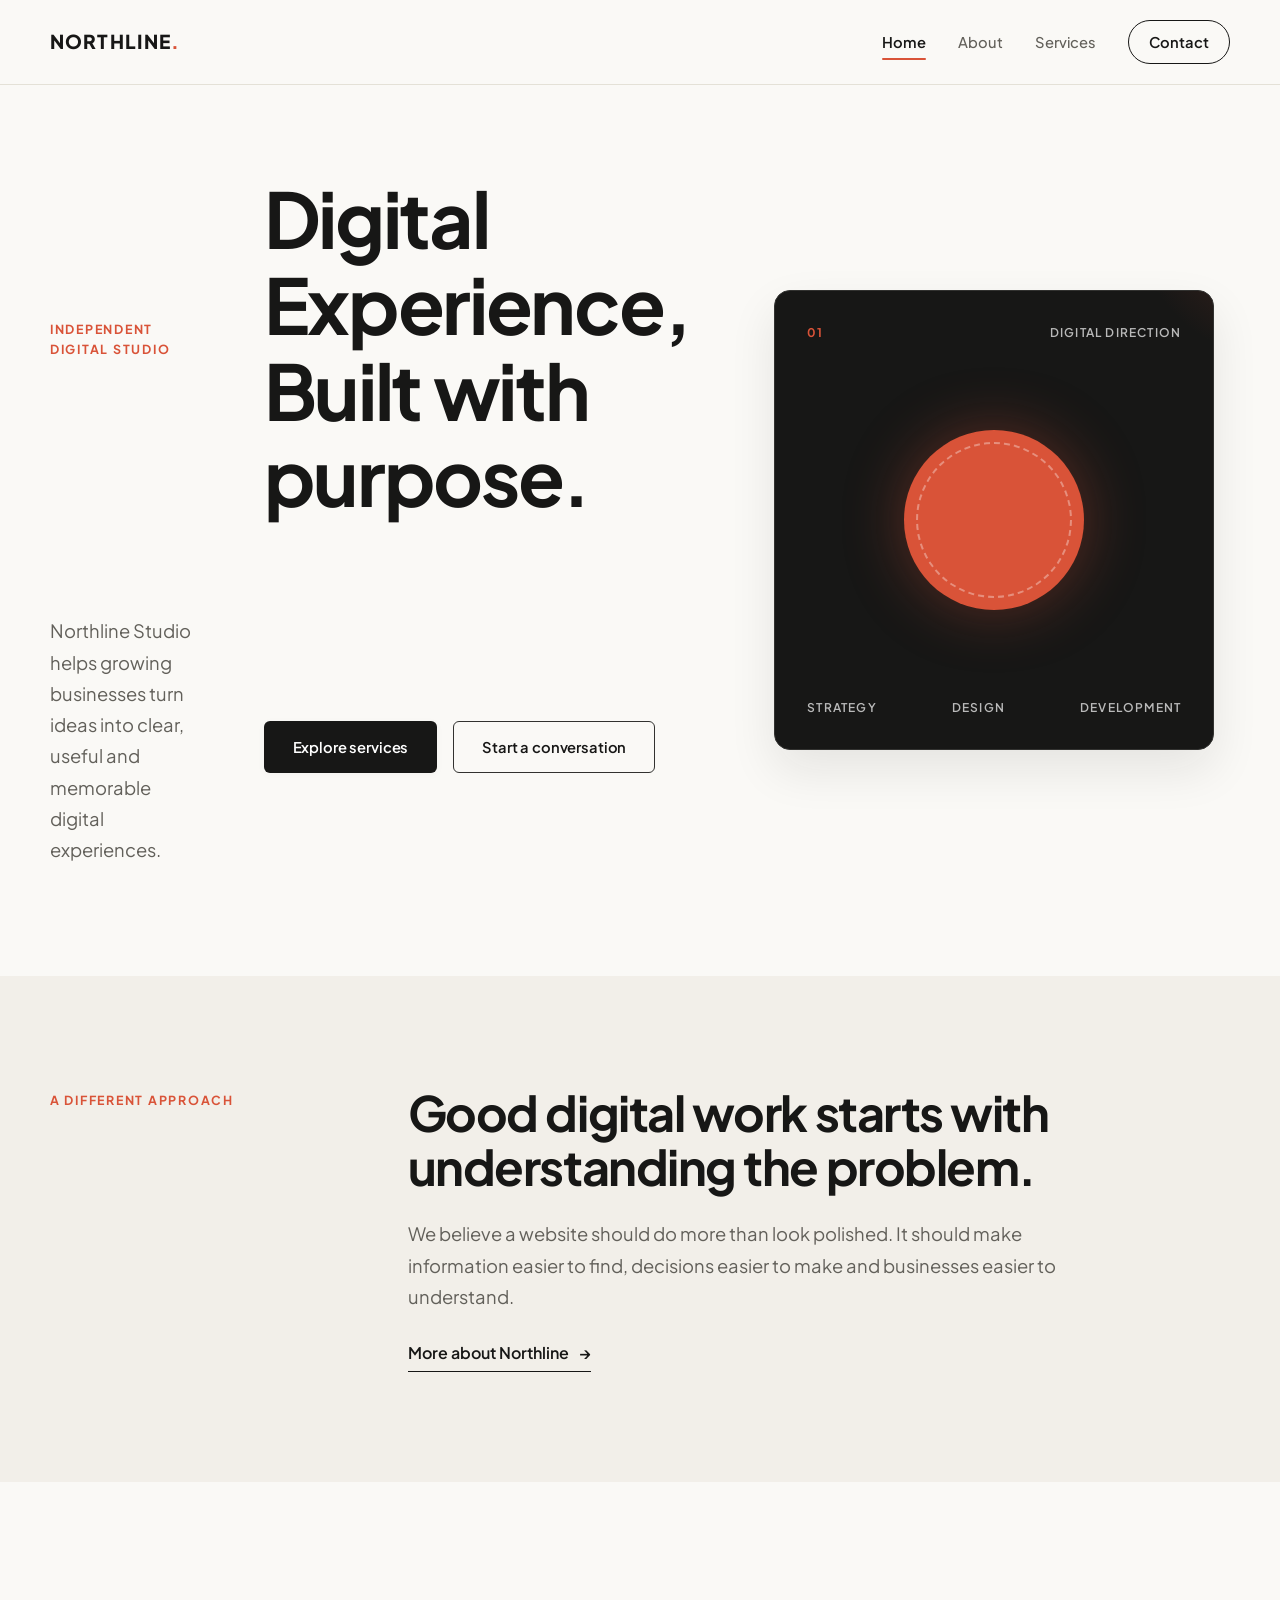
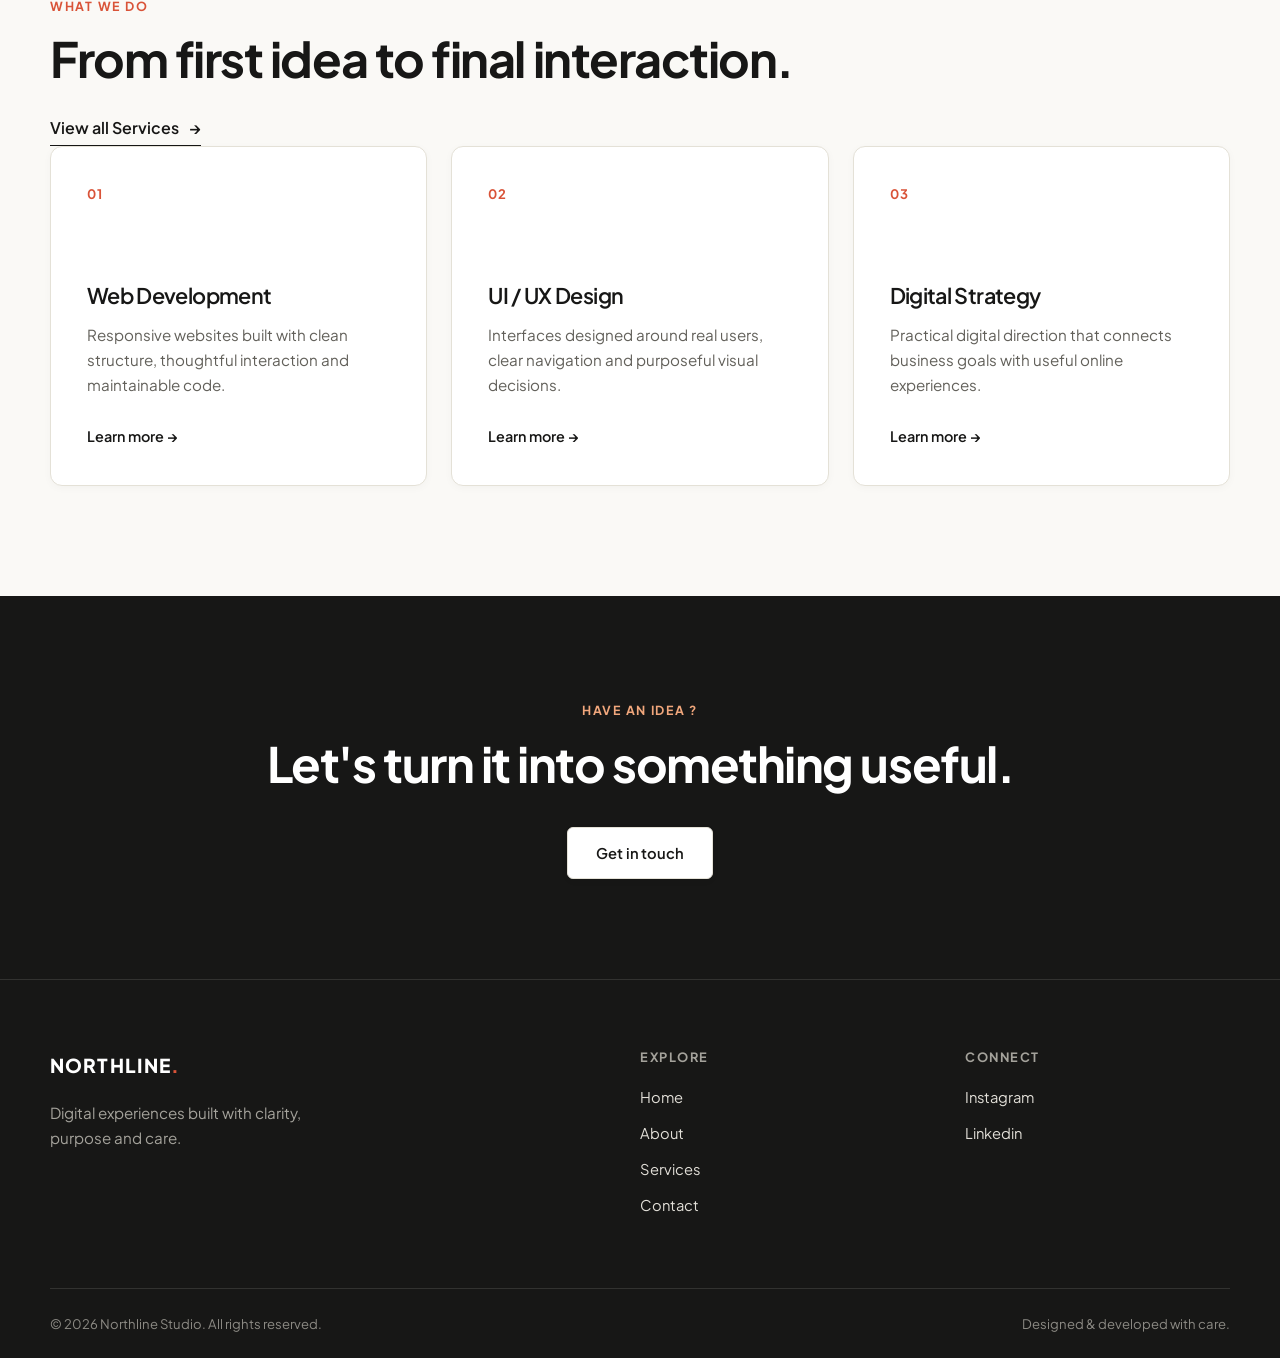
<file: index.html>
<!DOCTYPE html>
<html lang="en">

<head>
    <meta charset="UTF-8">
    <meta name="viewport" content="width=device-width, initial-scale=1.0">

    <meta name="destination"
        content="Northline Studio creates thoughtful digital experience through web development, UI/UX design and digital strategy.">

    <link rel="preconnect" href="https://fonts.googleapis.com">
    <link rel="preconnect" href="https://fonts.gstatic.com" crossorigin>
    <link href="https://fonts.googleapis.com/css2?family=Plus+Jakarta+Sans:ital,wght@0,300..800;1,300..800&display=swap" rel="stylesheet">
    <link rel="stylesheet" href="css/style.css">
    <link rel="stylesheet" href="css/responsive.css">
    <title>Northline Studio | Digital Experience & Design</title>
</head>

<body>
    <a href="#main-content" class="skip-link">
        Skip to main content
    </a>

    <header class="site-header">
        <div class="container nav-container">
            <a href="index.html" class="logo">
                NORTHLINE<span>.</span>
            </a>

            <button class="menu-toggle" id="menuToggle" aria-label="Open navigation menu" aria-expanded="false"
                aria-controls="mainNavigation">
                <span></span>
                <span></span>
                <span></span>
            </button>

            <nav class="main-navigation" id="mainNavigation">

                <a href="index.html" class="nav-link active">
                    Home
                </a>

                <a href="about.html" class="nav-link">
                    About
                </a>

                <a href="service.html" class="nav-link">
                    Services
                </a>

                <a href="contact.html" class="nav-link nav-contact">
                    Contact
                </a>

            </nav>
        </div>
    </header>


    <main id="main-content">


        <section class="hero-section">
            <div class="container hero-container">
                <div class="hero-container">

                    <p class="eyebrow">
                        Independent digital Studio
                    </p>

                    <h1>
                        Digital Experience,
                        <span>Built with purpose.</span>
                    </h1>

                    <p class="hero-description">
                        Northline Studio helps growing businesses turn ideas into clear, useful and memorable digital
                        experiences.
                    </p>

                    <div class="hero-actions">
                        <a href="service.html" class="button button-primary">
                            Explore services
                        </a>

                        <a href="contact.html" class="button button-secondary">
                            Start a conversation
                        </a>
                    </div>
                </div>

                <div class="hero-visual">
                    <div class="visual-card">
                        <div class="visual-card-top">
                            <span>01</span>
                            <span>Digital Direction</span>
                        </div>

                        <div class="visual-shape"></div>

                        <div class="visual-card-bottom">
                            <span>Strategy</span>
                            <span>Design</span>
                            <span>Development</span>
                        </div>

                    </div>
                </div>

            </div>
        </section>


        <section class="intro-section section-padding">
            <div class="container intro-grid">
                <div>
                    <p class="section-label">
                        A different approach
                    </p>
                </div>

                <div class="intro-content">

                    <h2>
                        Good digital work starts with
                        understanding the problem.
                    </h2>

                    <p>
                        We believe a website should do more than look polished. It should make information easier to
                        find, decisions easier to make and businesses easier to understand.
                    </p>

                    <a href="about.html" class="text-link">
                        More about Northline
                        <span>→</span>
                    </a>

                </div>
            </div>
        </section>


        <section class="services-preview section-padding">
            <div class="container">
                <div class="section heading">
                    <div>
                        <p class="section-label">
                            What we do
                        </p>

                        <h2>
                            From first idea to
                            final interaction.
                        </h2>
                    </div>

                    <a href="service.html" class="text-link">
                        View all Services
                        <span>→</span>
                    </a>

                </div>

                <div class="service-grid">
                    <article class="service-card">
                        <span class="service-number">
                            01
                        </span>

                        <h3>
                            Web Development
                        </h3>

                        <p>
                            Responsive websites built with
                            clean structure, thoughtful interaction
                            and maintainable code.
                        </p>

                        <a href="service.html">
                            Learn more →
                        </a>
                    </article>

                    <article class="service-card">
                        <span class="service-number">
                            02
                        </span>

                        <h3>
                            UI / UX Design
                        </h3>

                        <p>
                            Interfaces designed around real users,
                            clear navigation and purposeful visual
                            decisions.
                        </p>

                        <a href="service.html">
                            Learn more →
                        </a>
                    </article>

                    <article class="service-card">
                        <span class="service-number">
                            03
                        </span>

                        <h3>
                            Digital Strategy
                        </h3>

                        <p>
                            Practical digital direction that connects
                            business goals with useful online
                            experiences.
                        </p>

                        <a href="service.html">
                            Learn more →
                        </a>
                    </article>

                </div>
            </div>
        </section>


        <section class="sta-section section-padding">
            <div class="container sta-container">
                <p class="section-label">
                    Have an idea ?
                </p>

                <h2>
                    Let's turn it into
                    something useful.
                </h2>

                <a href="contact.html" class="button button-light">
                    Get in touch
                </a>

            </div>
        </section>
    </main>



    <footer class="site-footer">
        <div class="container">
            <div class="footer-main">
                <div class="footer-brand">
                    <a href="index.html" class="logo footer-logo">
                        NORTHLINE<span>.</span>
                    </a>

                    <p>
                        Digital experiences built with
                        clarity, purpose and care.
                    </p>
                </div>

                <div class="footer-column">

                    <h3>Explore</h3>

                    <a href="index.html">Home</a>
                    <a href="about.html">About</a>
                    <a href="service.html">Services</a>
                    <a href="contact.html">Contact</a>
                </div>

                <div class="footer-column">

                    <h3>Connect</h3>
                    <a href="#">Instagram</a>
                    <a href="#">Linkedin</a>
                </div>
            </div>

            <div class="footer-bottom">
                <p>
                    © 2026 Northline Studio. All rights reserved.
                </p>

                <p>
                    Designed & developed with care.
                </p>
            </div>
        </div>
    </footer>

    <script src="js/script.js"></script>

</body>

</html>
</file>
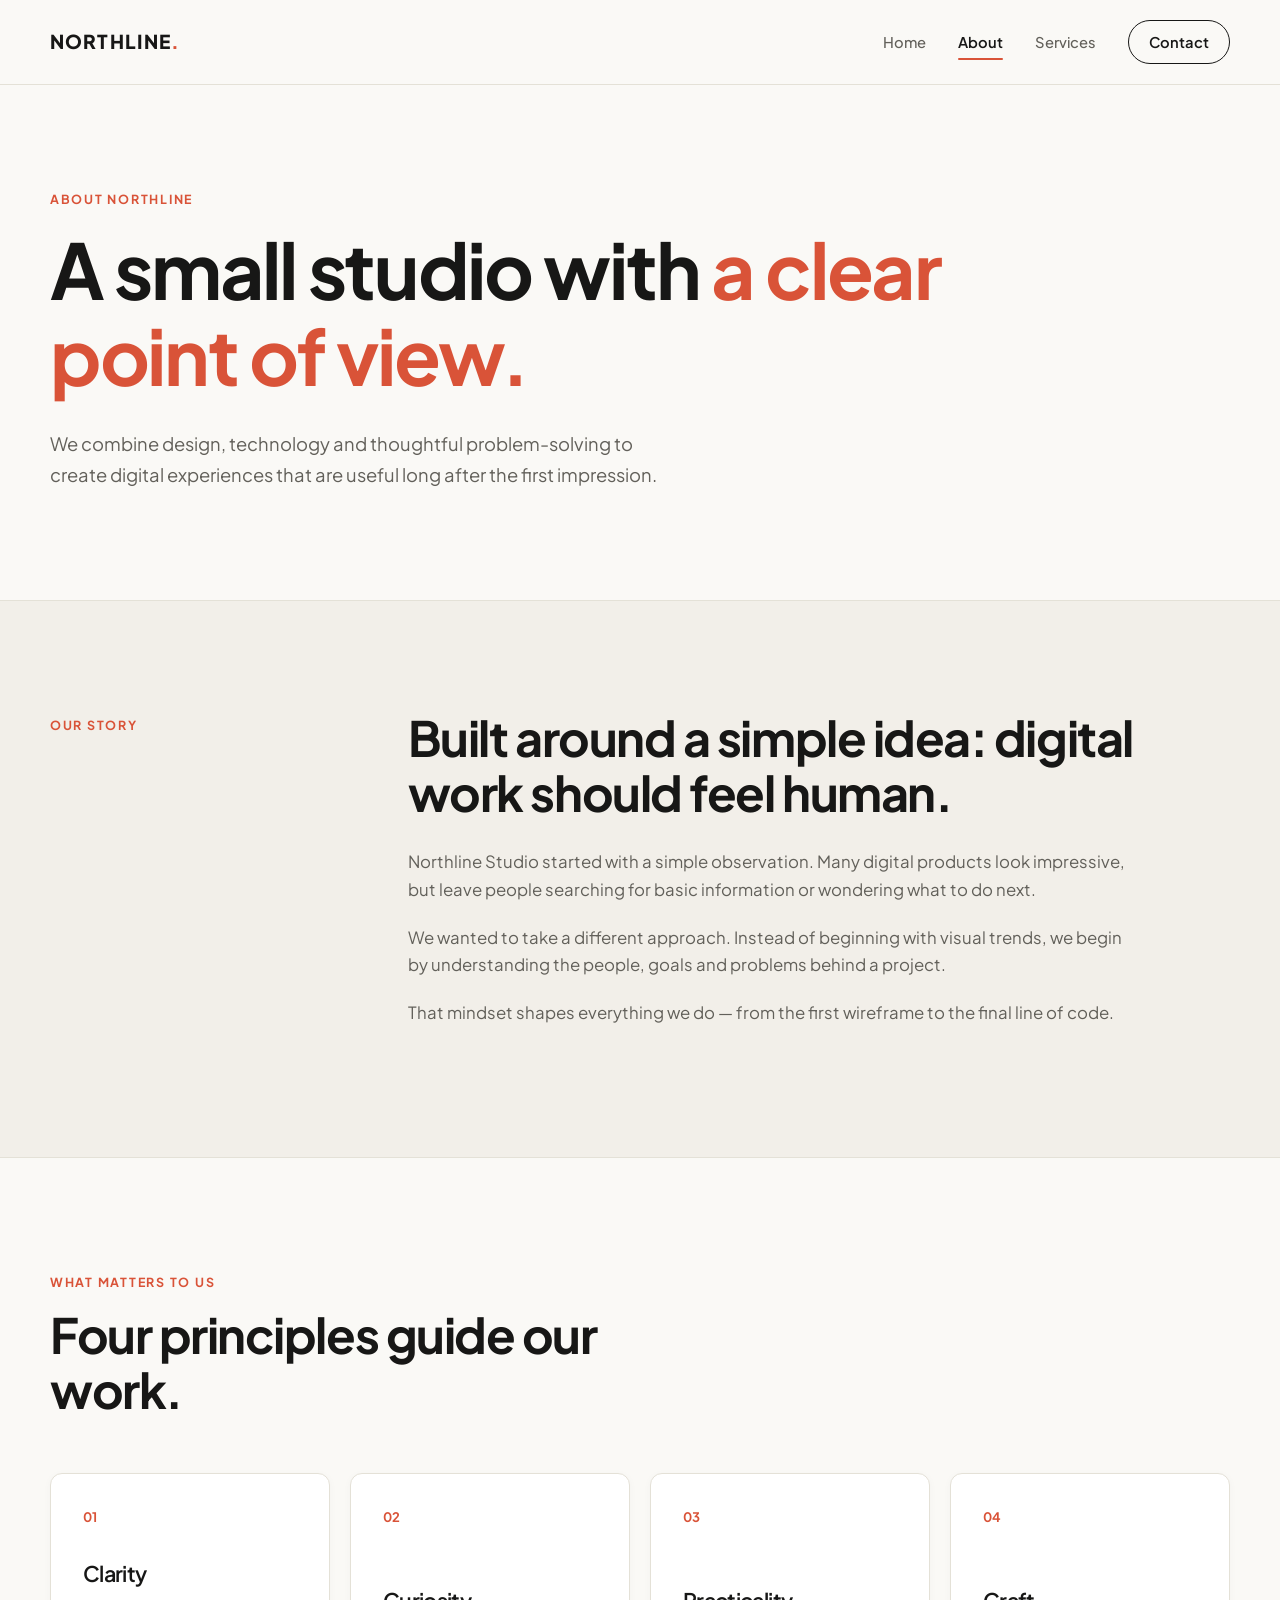
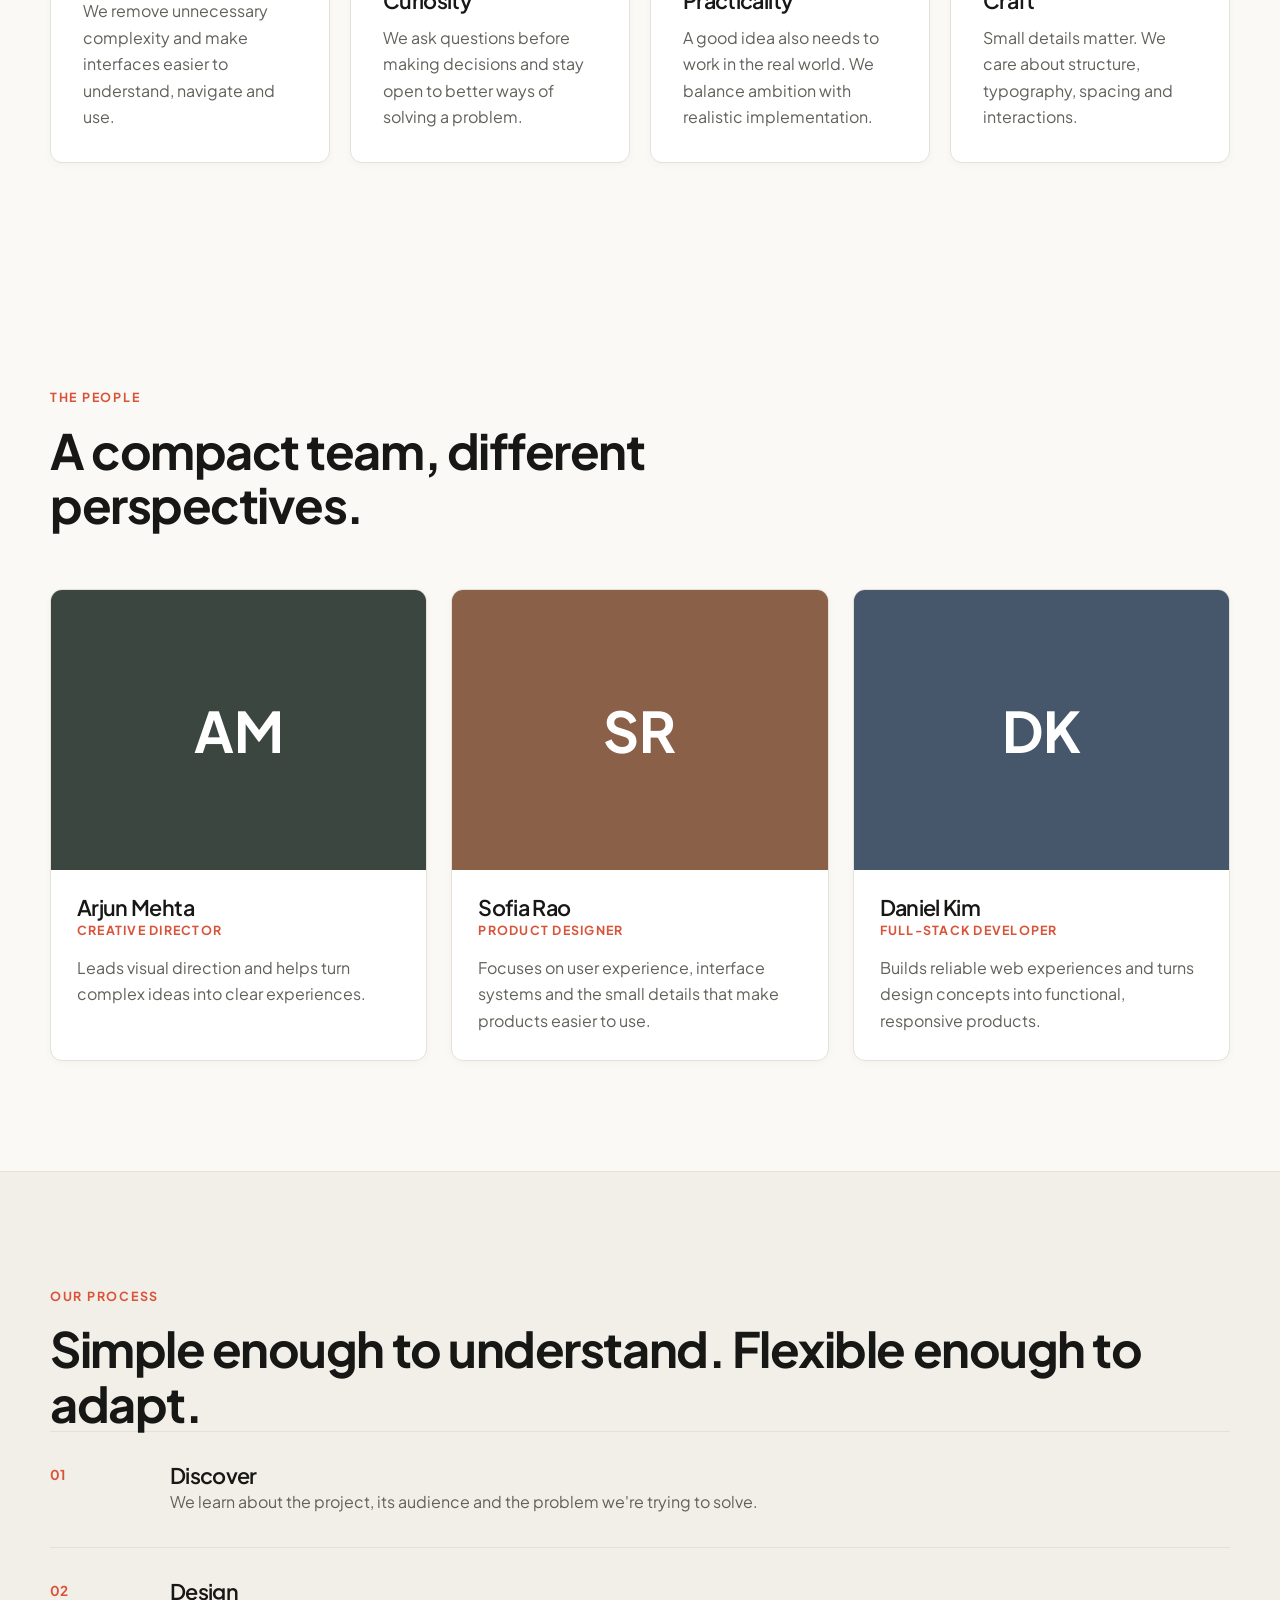
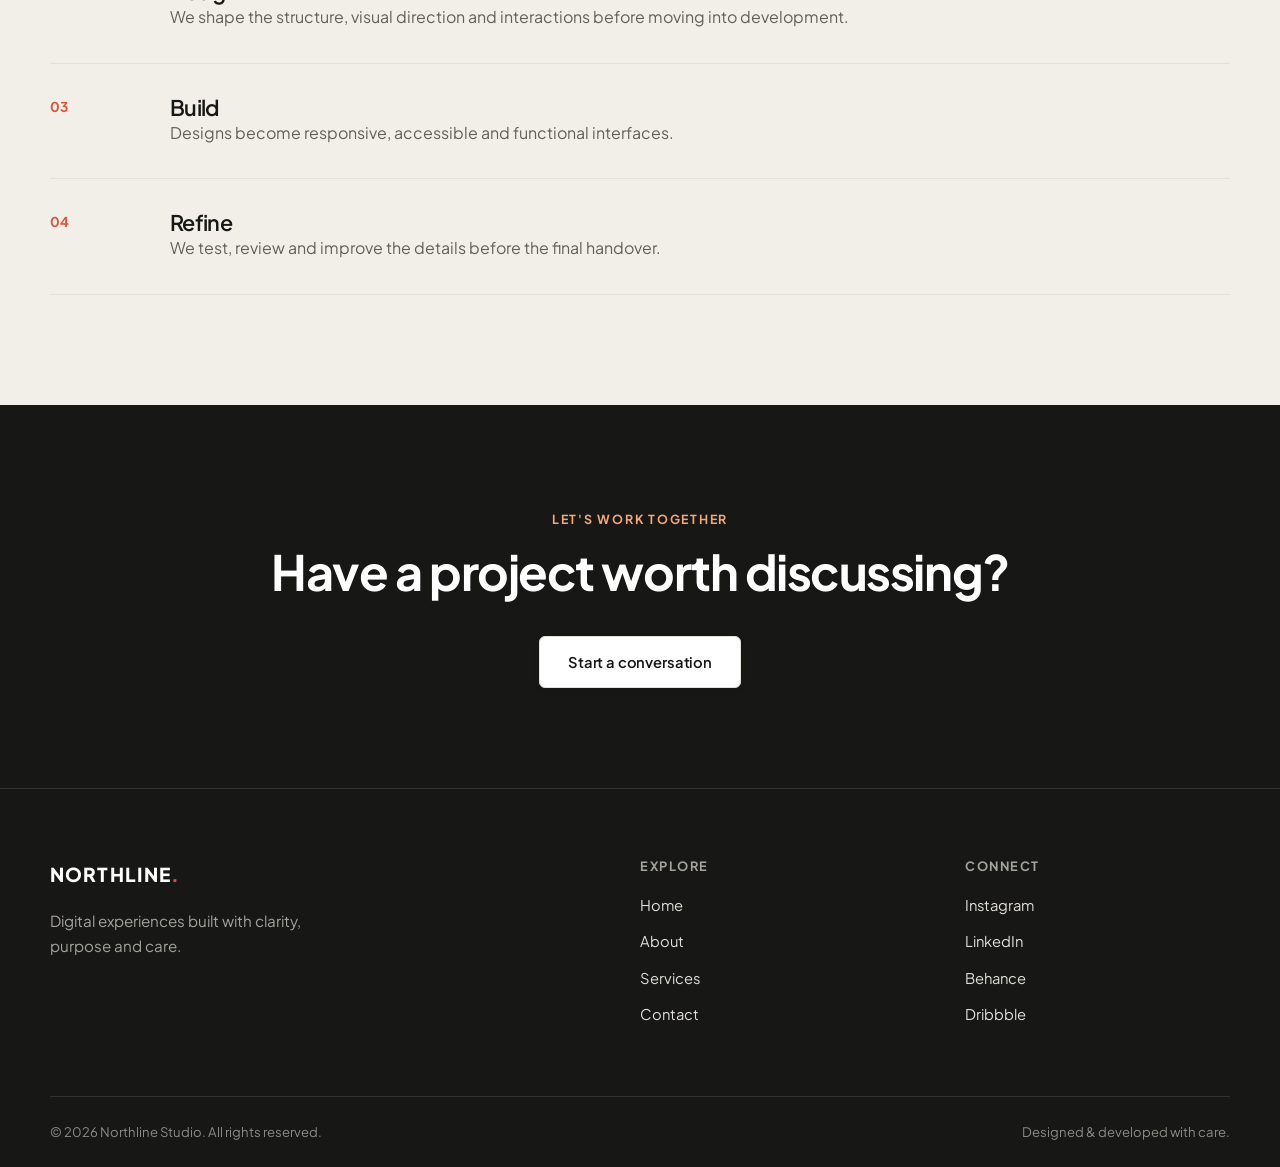
<file: about.html>
<!DOCTYPE html>
<html lang="en">

<head>

    <meta charset="UTF-8">

    <meta name="viewport" content="width=device-width, initial-scale=1.0">

    <meta name="description"
        content="Learn about Northline Studio, our story, values, team and approach to digital work.">

    <title>About | Northline Studio</title>

    <link rel="preconnect" href="https://fonts.googleapis.com">
    <link rel="preconnect" href="https://fonts.gstatic.com" crossorigin>
    <link href="https://fonts.googleapis.com/css2?family=Plus+Jakarta+Sans:ital,wght@0,300..800;1,300..800&display=swap" rel="stylesheet">
    <link rel="stylesheet" href="css/style.css">
    <link rel="stylesheet" href="css/responsive.css">

</head>


<body>

    <a href="#main-content" class="skip-link">
        Skip to main content
    </a>

    <!-- =================================
         HEADER / NAVIGATION
    ================================== -->

    <header class="site-header">

        <div class="container nav-container">

            <a href="index.html" class="logo">
                NORTHLINE<span>.</span>
            </a>


            <button class="menu-toggle" id="menuToggle" aria-label="Open navigation menu" aria-expanded="false"
                aria-controls="mainNavigation">

                <span></span>
                <span></span>
                <span></span>

            </button>


            <nav class="main-navigation" id="mainNavigation">

                <a href="index.html" class="nav-link">
                    Home
                </a>

                <a href="about.html" class="nav-link active">
                    About
                </a>

                <a href="service.html" class="nav-link">
                    Services
                </a>

                <a href="contact.html" class="nav-link nav-contact">
                    Contact
                </a>

            </nav>

        </div>

    </header>



    <main id="main-content">


        <!-- =================================
             ABOUT HERO
        ================================== -->

        <section class="page-hero">

            <div class="container">

                <p class="section-label">
                    About Northline
                </p>

                <h1>
                    A small studio with
                    <span>a clear point of view.</span>
                </h1>

                <p class="page-hero-description">
                    We combine design, technology and thoughtful
                    problem-solving to create digital experiences
                    that are useful long after the first impression.
                </p>

            </div>

        </section>



        <!-- =================================
             OUR STORY
        ================================== -->

        <section class="story-section section-padding">

            <div class="container story-grid">

                <div class="story-label">

                    <p class="section-label">
                        Our story
                    </p>

                </div>


                <div class="story-content">

                    <h2>
                        Built around a simple idea:
                        digital work should feel human.
                    </h2>

                    <p>
                        Northline Studio started with a simple
                        observation. Many digital products look
                        impressive, but leave people searching for
                        basic information or wondering what to do next.
                    </p>

                    <p>
                        We wanted to take a different approach.
                        Instead of beginning with visual trends,
                        we begin by understanding the people,
                        goals and problems behind a project.
                    </p>

                    <p>
                        That mindset shapes everything we do —
                        from the first wireframe to the final line
                        of code.
                    </p>

                </div>

            </div>

        </section>



        <!-- =================================
             VALUES
        ================================== -->

        <section class="values-section section-padding">

            <div class="container">

                <div class="section-heading">

                    <div>

                        <p class="section-label">
                            What matters to us
                        </p>

                        <h2>
                            Four principles
                            guide our work.
                        </h2>

                    </div>

                </div>


                <div class="values-grid">


                    <article class="value-card">

                        <span class="value-number">
                            01
                        </span>

                        <h3>
                            Clarity
                        </h3>

                        <p>
                            We remove unnecessary complexity and
                            make interfaces easier to understand,
                            navigate and use.
                        </p>

                    </article>


                    <article class="value-card">

                        <span class="value-number">
                            02
                        </span>

                        <h3>
                            Curiosity
                        </h3>

                        <p>
                            We ask questions before making decisions
                            and stay open to better ways of solving
                            a problem.
                        </p>

                    </article>


                    <article class="value-card">

                        <span class="value-number">
                            03
                        </span>

                        <h3>
                            Practicality
                        </h3>

                        <p>
                            A good idea also needs to work in the
                            real world. We balance ambition with
                            realistic implementation.
                        </p>

                    </article>


                    <article class="value-card">

                        <span class="value-number">
                            04
                        </span>

                        <h3>
                            Craft
                        </h3>

                        <p>
                            Small details matter. We care about
                            structure, typography, spacing and
                            interactions.
                        </p>

                    </article>


                </div>

            </div>

        </section>



        <!-- =================================
             TEAM
        ================================== -->

        <section class="team-section section-padding">

            <div class="container">

                <div class="section-heading">

                    <div>

                        <p class="section-label">
                            The people
                        </p>

                        <h2>
                            A compact team,
                            different perspectives.
                        </h2>

                    </div>

                </div>


                <div class="team-grid">


                    <!-- Team member 01 -->

                    <article class="team-card">

                        <div class="team-image team-image-one">
                            <span>AM</span>
                        </div>

                        <div class="team-info">

                            <h3>
                                Arjun Mehta
                            </h3>

                            <p class="team-role">
                                Creative Director
                            </p>

                            <p>
                                Leads visual direction and helps
                                turn complex ideas into clear
                                experiences.
                            </p>

                        </div>

                    </article>


                    <!-- Team member 02 -->

                    <article class="team-card">

                        <div class="team-image team-image-two">
                            <span>SR</span>
                        </div>

                        <div class="team-info">

                            <h3>
                                Sofia Rao
                            </h3>

                            <p class="team-role">
                                Product Designer
                            </p>

                            <p>
                                Focuses on user experience, interface
                                systems and the small details that
                                make products easier to use.
                            </p>

                        </div>

                    </article>


                    <!-- Team member 03 -->

                    <article class="team-card">

                        <div class="team-image team-image-three">
                            <span>DK</span>
                        </div>

                        <div class="team-info">

                            <h3>
                                Daniel Kim
                            </h3>

                            <p class="team-role">
                                Full-Stack Developer
                            </p>

                            <p>
                                Builds reliable web experiences and
                                turns design concepts into functional,
                                responsive products.
                            </p>

                        </div>

                    </article>


                </div>

            </div>

        </section>



        <!-- =================================
             WORKING PROCESS
        ================================== -->

        <section class="process-section section-padding">

            <div class="container">

                <div class="process-header">

                    <p class="section-label">
                        Our process
                    </p>

                    <h2>
                        Simple enough to understand.
                        Flexible enough to adapt.
                    </h2>

                </div>


                <div class="process-list">


                    <div class="process-item">

                        <span class="process-number">
                            01
                        </span>

                        <div>

                            <h3>
                                Discover
                            </h3>

                            <p>
                                We learn about the project, its
                                audience and the problem we're
                                trying to solve.
                            </p>

                        </div>

                    </div>


                    <div class="process-item">

                        <span class="process-number">
                            02
                        </span>

                        <div>

                            <h3>
                                Design
                            </h3>

                            <p>
                                We shape the structure, visual
                                direction and interactions before
                                moving into development.
                            </p>

                        </div>

                    </div>


                    <div class="process-item">

                        <span class="process-number">
                            03
                        </span>

                        <div>

                            <h3>
                                Build
                            </h3>

                            <p>
                                Designs become responsive,
                                accessible and functional interfaces.
                            </p>

                        </div>

                    </div>


                    <div class="process-item">

                        <span class="process-number">
                            04
                        </span>

                        <div>

                            <h3>
                                Refine
                            </h3>

                            <p>
                                We test, review and improve the
                                details before the final handover.
                            </p>

                        </div>

                    </div>


                </div>

            </div>

        </section>



        <!-- =================================
             CTA
        ================================== -->

        <section class="cta-section section-padding">

            <div class="container cta-container">

                <p class="section-label">
                    Let's work together
                </p>

                <h2>
                    Have a project
                    worth discussing?
                </h2>

                <a href="contact.html" class="button button-light">
                    Start a conversation
                </a>

            </div>

        </section>


    </main>



    <!-- =================================
         FOOTER
    ================================== -->

    <footer class="site-footer">

        <div class="container">

            <div class="footer-main">


                <div class="footer-brand">

                    <a href="index.html" class="logo footer-logo">
                        NORTHLINE<span>.</span>
                    </a>

                    <p>
                        Digital experiences built with
                        clarity, purpose and care.
                    </p>

                </div>


                <div class="footer-column">

                    <h3>
                        Explore
                    </h3>

                    <a href="index.html">
                        Home
                    </a>

                    <a href="about.html">
                        About
                    </a>

                    <a href="service.html">
                        Services
                    </a>

                    <a href="contact.html">
                        Contact
                    </a>

                </div>


                <div class="footer-column">

                    <h3>
                        Connect
                    </h3>

                    <a href="#">
                        Instagram
                    </a>

                    <a href="#">
                        LinkedIn
                    </a>

                    <a href="#">
                        Behance
                    </a>

                    <a href="#">
                        Dribbble
                    </a>

                </div>


            </div>


            <div class="footer-bottom">

                <p>
                    © 2026 Northline Studio.
                    All rights reserved.
                </p>

                <p>
                    Designed & developed with care.
                </p>

            </div>

        </div>

    </footer>



    <script src="js/script.js"></script>

</body>

</html>
</file>
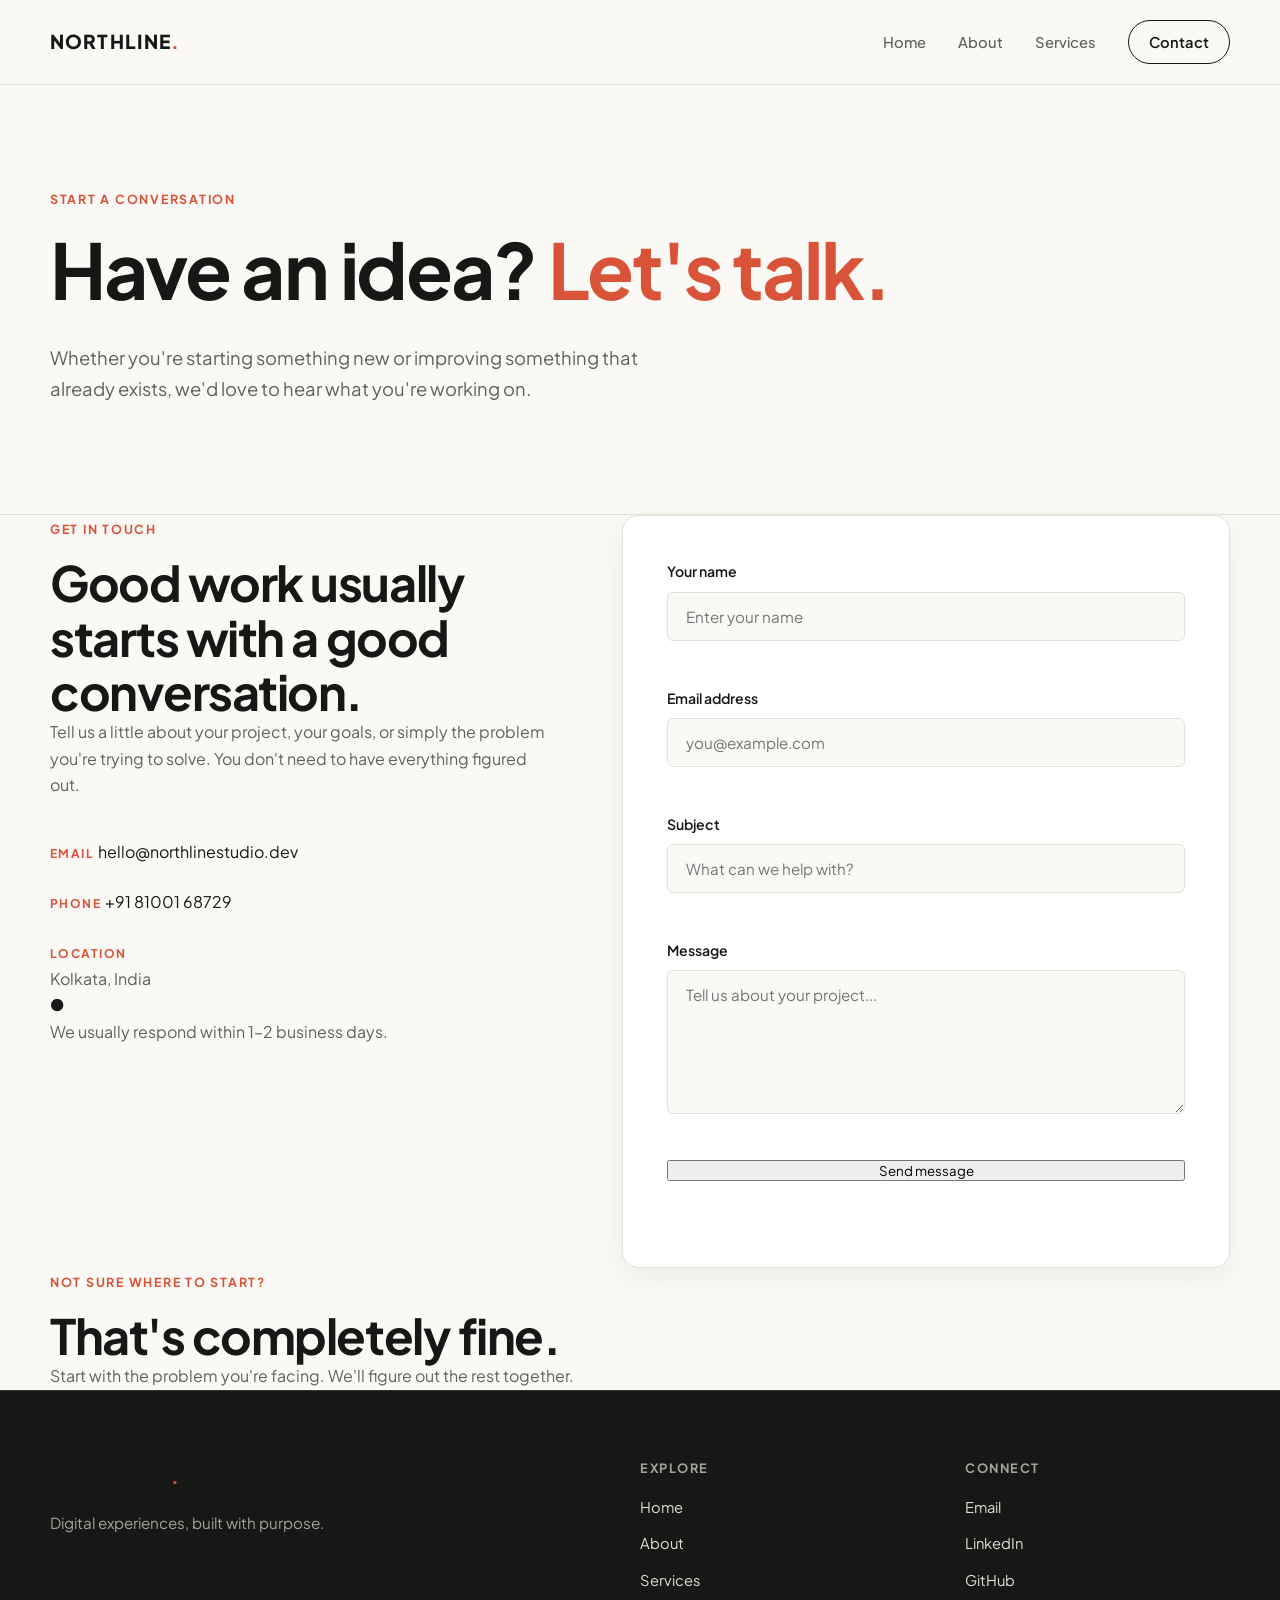
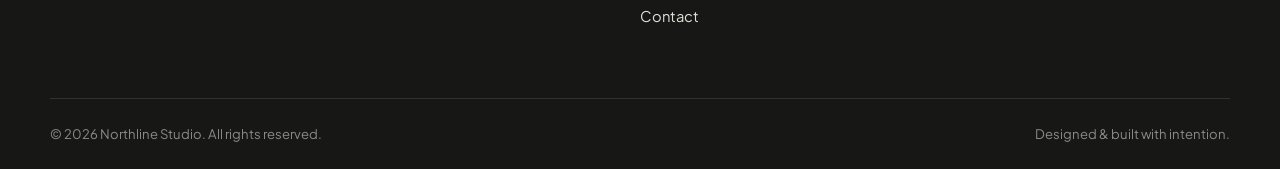
<file: contact.html>
<!DOCTYPE html>
<html lang="en">

<head>
    <meta charset="UTF-8">
    <meta name="viewport" content="width=device-width, initial-scale=1.0">

    <meta name="description"
        content="Get in touch with Northline Studio for thoughtful digital design, development, and strategy.">

    <title>Contact | Northline Studio</title>

    <link rel="preconnect" href="https://fonts.googleapis.com">
    <link rel="preconnect" href="https://fonts.gstatic.com" crossorigin>
    <link href="https://fonts.googleapis.com/css2?family=Plus+Jakarta+Sans:ital,wght@0,300..800;1,300..800&display=swap" rel="stylesheet">
    <link rel="stylesheet" href="css/style.css">
    <link rel="stylesheet" href="css/responsive.css">
</head>

<body>

    <a href="#main-content" class="skip-link">
        Skip to main content
    </a>

    <!-- =========================
         NAVIGATION
    ========================== -->
    <header class="site-header">
        <div class="container nav-container">

            <a href="index.html" class="logo">
                NORTHLINE<span>.</span>
            </a>

            <button class="menu-toggle" id="menuToggle" type="button" aria-label="Open navigation menu"
                aria-expanded="false" aria-controls="mainNavigation">
                <span></span>
                <span></span>
                <span></span>
            </button>

            <nav class="main-navigation" id="mainNavigation">
                <a href="index.html" class="nav-link">Home</a>
                <a href="about.html" class="nav-link">About</a>
                <a href="service.html" class="nav-link">Services</a>
                <a href="contact.html" class="nav-link active nav-contact">Contact</a>
            </nav>

        </div>
    </header>


    <main id="main-content">

        <!-- =========================
             PAGE HERO
        ========================== -->
        <section class="page-hero">
            <div class="container">

                <p class="eyebrow">Start a conversation</p>

                <h1>
                    Have an idea?
                    <span>Let's talk.</span>
                </h1>

                <p class="page-hero-description">
                    Whether you're starting something new or improving
                    something that already exists, we'd love to hear
                    what you're working on.
                </p>

            </div>
        </section>


        <!-- =========================
             CONTACT SECTION
        ========================== -->
        <section class="contact-section section">
            <div class="container contact-grid">

                <!-- Contact Information -->
                <div class="contact-info">

                    <p class="section-label">Get in touch</p>

                    <h2>
                        Good work usually
                        starts with a good conversation.
                    </h2>

                    <p class="contact-intro">
                        Tell us a little about your project, your goals,
                        or simply the problem you're trying to solve.
                        You don't need to have everything figured out.
                    </p>


                    <div class="contact-details">

                        <div class="contact-detail">
                            <span class="contact-detail-label">
                                Email
                            </span>

                            <a href="mailto:hello@northlinestudio.dev">
                                hello@northlinestudio.dev
                            </a>
                        </div>


                        <div class="contact-detail">
                            <span class="contact-detail-label">
                                Phone
                            </span>

                            <a href="tel:+919876543210">
                                +91 81001 68729
                            </a>
                        </div>


                        <div class="contact-detail">
                            <span class="contact-detail-label">
                                Location
                            </span>

                            <p>
                                Kolkata, India
                            </p>
                        </div>

                    </div>


                    <div class="contact-note">
                        <span>●</span>
                        <p>
                            We usually respond within 1–2 business days.
                        </p>
                    </div>

                </div>


                <!-- Contact Form -->
                <div class="contact-form-wrapper">

                    <form class="contact-form" id="contactForm" novalidate>

                        <div class="form-group">

                            <label for="name">
                                Your name
                            </label>

                            <input type="text" id="name" name="name" placeholder="Enter your name" autocomplete="name">

                            <small class="form-error" id="nameError"></small>

                        </div>


                        <div class="form-group">

                            <label for="email">
                                Email address
                            </label>

                            <input type="email" id="email" name="email" placeholder="you@example.com"
                                autocomplete="email">

                            <small class="form-error" id="emailError"></small>

                        </div>


                        <div class="form-group">

                            <label for="subject">
                                Subject
                            </label>

                            <input type="text" id="subject" name="subject" placeholder="What can we help with?">

                            <small class="form-error" id="subjectError"></small>

                        </div>


                        <div class="form-group">

                            <label for="message">
                                Message
                            </label>

                            <textarea id="message" name="message" rows="6"
                                placeholder="Tell us about your project..."></textarea>

                            <small class="form-error" id="messageError"></small>

                        </div>


                        <button type="submit" class="btn btn-primary form-submit">
                            Send message
                        </button>


                        <p class="form-success" id="formSuccess" role="status" aria-live="polite"></p>

                    </form>

                </div>

            </div>
        </section>


        <!-- =========================
             SMALL CTA
        ========================== -->
        <section class="contact-bottom section">
            <div class="container">

                <div class="contact-bottom-inner">

                    <div>
                        <p class="section-label">
                            Not sure where to start?
                        </p>

                        <h2>
                            That's completely fine.
                        </h2>
                    </div>

                    <p>
                        Start with the problem you're facing.
                        We'll figure out the rest together.
                    </p>

                </div>

            </div>
        </section>

    </main>


    <!-- =========================
         FOOTER
    ========================== -->
    <footer class="site-footer">

        <div class="container footer-grid">

            <div class="footer-brand">

                <a href="index.html" class="logo">
                    NORTHLINE<span>.</span>
                </a>

                <p>
                    Digital experiences,
                    built with purpose.
                </p>

            </div>


            <div class="footer-column">

                <h3>Explore</h3>

                <a href="index.html">Home</a>
                <a href="about.html">About</a>
                <a href="service.html">Services</a>
                <a href="contact.html">Contact</a>

            </div>


            <div class="footer-column">

                <h3>Connect</h3>

                <a href="mailto:hello@northlinestudio.dev">
                    Email
                </a>

                <a href="https://www.linkedin.com/" target="_blank" rel="noopener noreferrer">
                    LinkedIn
                </a>

                <a href="https://github.com/" target="_blank" rel="noopener noreferrer">
                    GitHub
                </a>

            </div>

        </div>


        <div class="container footer-bottom">

            <p>
                © 2026 Northline Studio. All rights reserved.
            </p>

            <p>
                Designed & built with intention.
            </p>

        </div>

    </footer>


    <script src="js/script.js"></script>

</body>

</html>
</file>
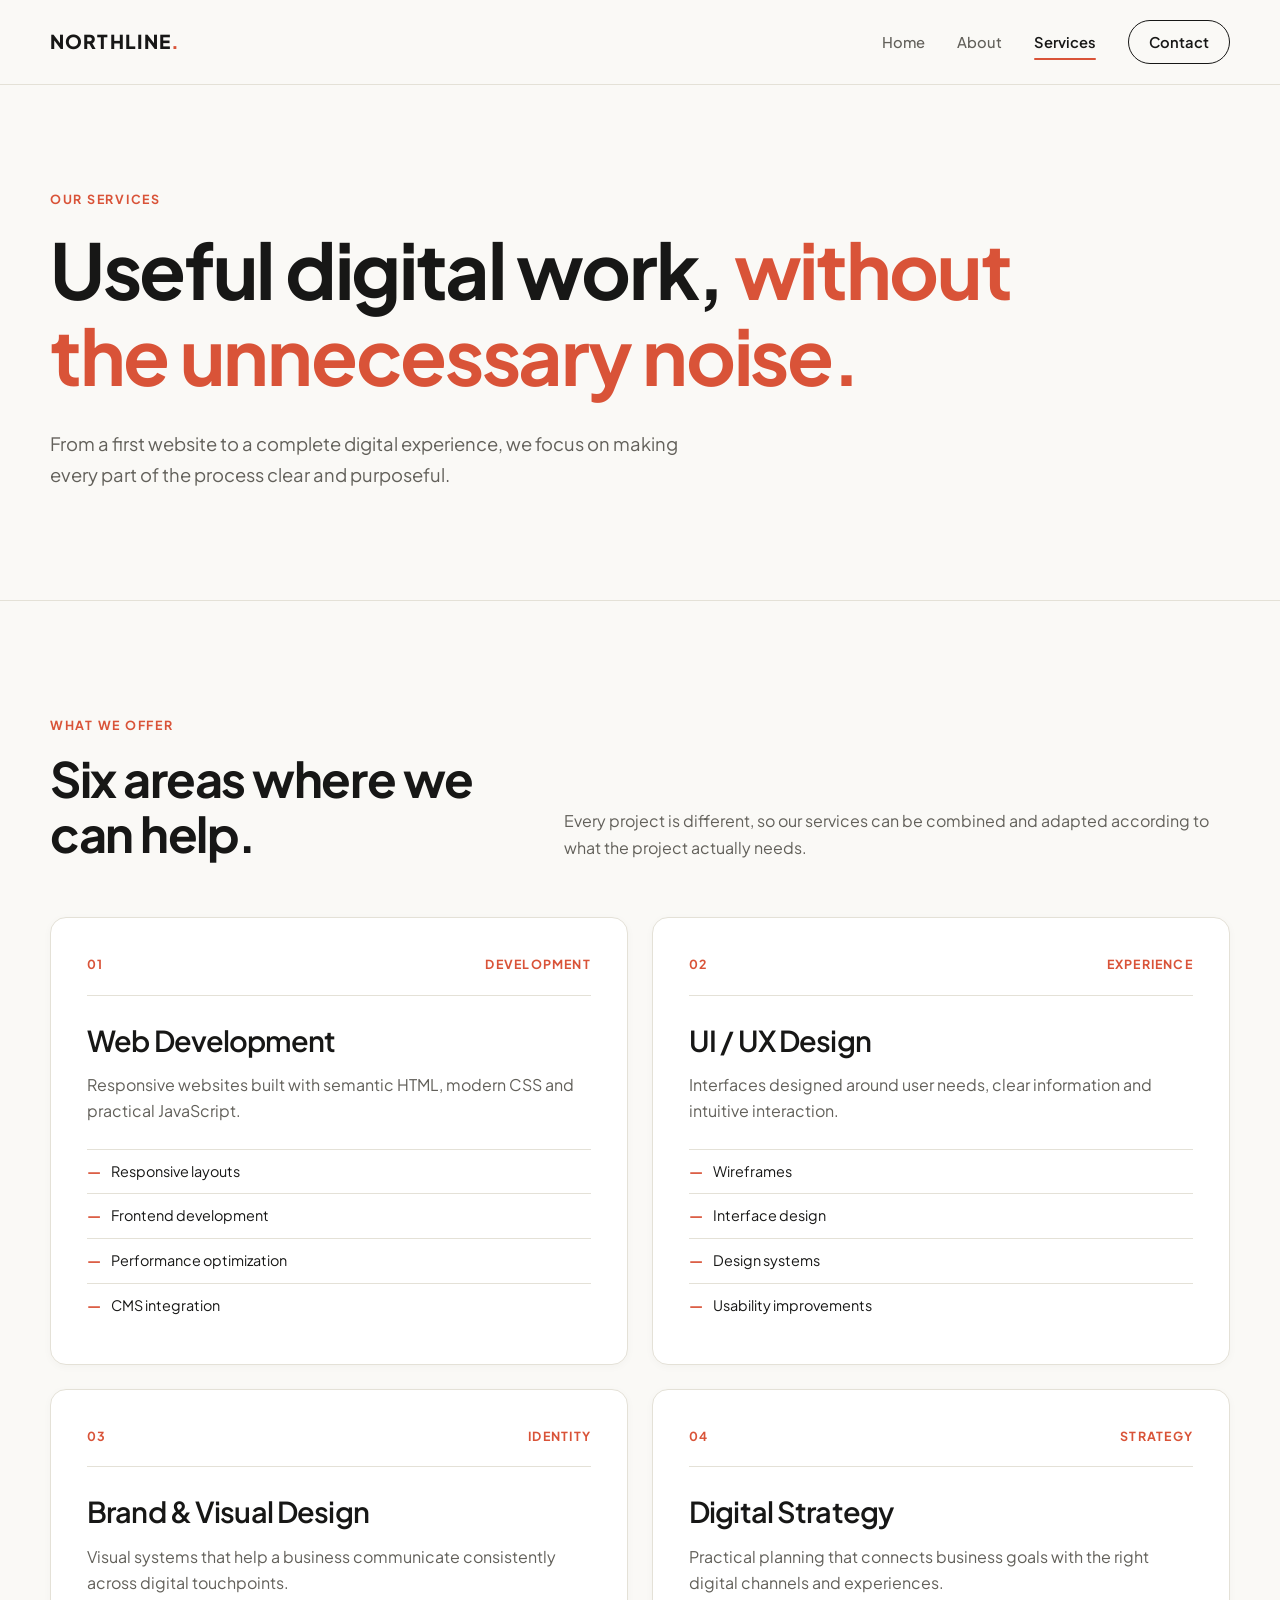
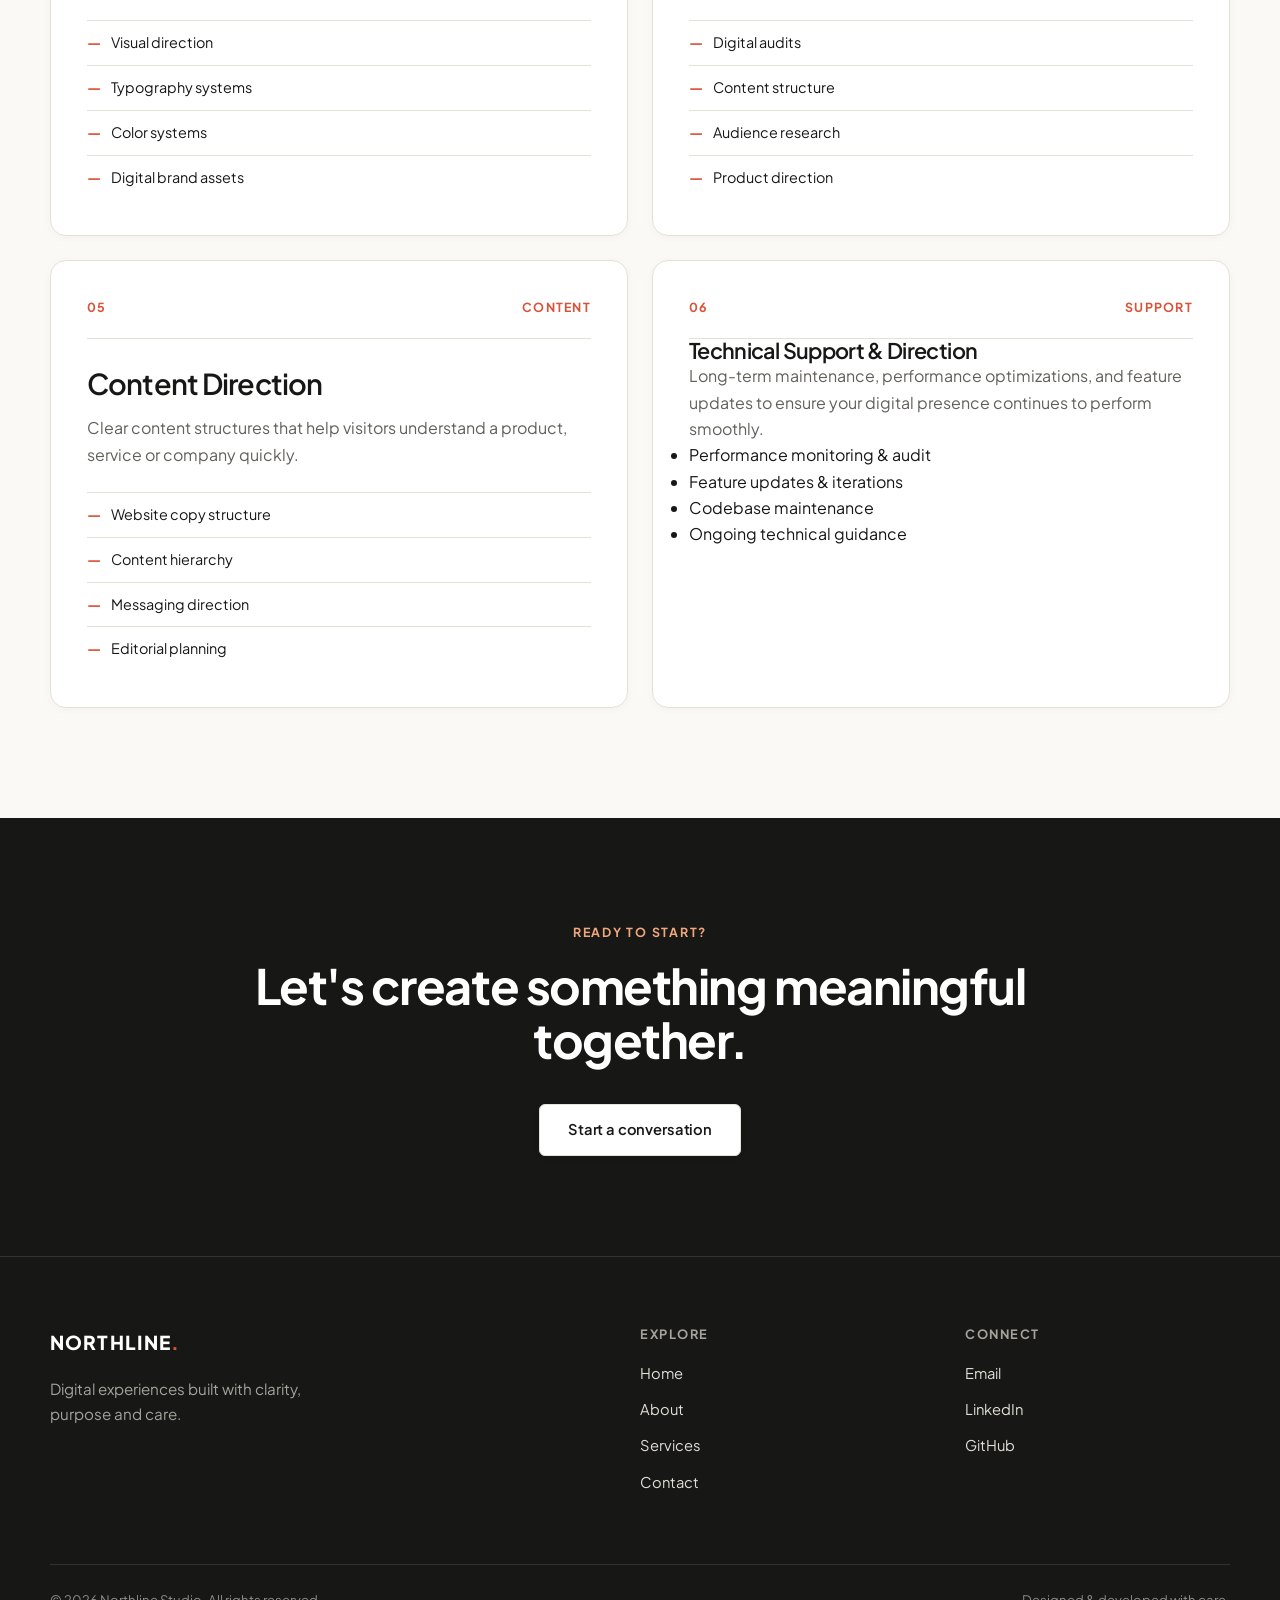
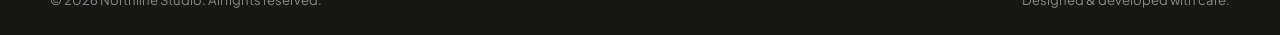
<file: service.html>
<!DOCTYPE html>
<html lang="en">

<head>

    <meta charset="UTF-8">

    <meta name="viewport" content="width=device-width, initial-scale=1.0">

    <meta name="description"
        content="Explore Northline Studio's web development, UI/UX design, branding, digital strategy and content services.">

    <title>Services | Northline Studio</title>

    <link rel="preconnect" href="https://fonts.googleapis.com">
    <link rel="preconnect" href="https://fonts.gstatic.com" crossorigin>
    <link href="https://fonts.googleapis.com/css2?family=Plus+Jakarta+Sans:ital,wght@0,300..800;1,300..800&display=swap" rel="stylesheet">
    <link rel="stylesheet" href="css/style.css">
    <link rel="stylesheet" href="css/responsive.css">

</head>


<body>

    <a href="#main-content" class="skip-link">
        Skip to main content
    </a>

    <!-- =================================
         HEADER / NAVIGATION
    ================================== -->

    <header class="site-header">

        <div class="container nav-container">

            <a href="index.html" class="logo">
                NORTHLINE<span>.</span>
            </a>


            <button class="menu-toggle" id="menuToggle" aria-label="Open navigation menu" aria-expanded="false"
                aria-controls="mainNavigation">

                <span></span>
                <span></span>
                <span></span>

            </button>


            <nav class="main-navigation" id="mainNavigation">

                <a href="index.html" class="nav-link">
                    Home
                </a>

                <a href="about.html" class="nav-link">
                    About
                </a>

                <a href="service.html" class="nav-link active">
                    Services
                </a>

                <a href="contact.html" class="nav-link nav-contact">
                    Contact
                </a>

            </nav>

        </div>

    </header>



    <main id="main-content">


        <!-- =================================
             SERVICES HERO
        ================================== -->

        <section class="page-hero services-hero">

            <div class="container">

                <p class="section-label">
                    Our services
                </p>

                <h1>
                    Useful digital work,
                    <span>without the unnecessary noise.</span>
                </h1>

                <p class="page-hero-description">
                    From a first website to a complete digital
                    experience, we focus on making every part of
                    the process clear and purposeful.
                </p>

            </div>

        </section>



        <!-- =================================
             SERVICES GRID
        ================================== -->

        <section class="services-list-section section-padding">

            <div class="container">

                <div class="section-heading">

                    <div>

                        <p class="section-label">
                            What we offer
                        </p>

                        <h2>
                            Six areas where
                            we can help.
                        </h2>

                    </div>

                    <p class="services-intro">
                        Every project is different, so our services
                        can be combined and adapted according to
                        what the project actually needs.
                    </p>

                </div>


                <div class="services-full-grid">


                    <!-- SERVICE 01 -->

                    <article class="service-large-card">

                        <div class="service-card-header">

                            <span>
                                01
                            </span>

                            <span>
                                Development
                            </span>

                        </div>

                        <div class="service-card-content">

                            <h3>
                                Web Development
                            </h3>

                            <p>
                                Responsive websites built with
                                semantic HTML, modern CSS and
                                practical JavaScript.
                            </p>

                            <ul>
                                <li>Responsive layouts</li>
                                <li>Frontend development</li>
                                <li>Performance optimization</li>
                                <li>CMS integration</li>
                            </ul>

                        </div>

                    </article>



                    <!-- SERVICE 02 -->

                    <article class="service-large-card">

                        <div class="service-card-header">

                            <span>
                                02
                            </span>

                            <span>
                                Experience
                            </span>

                        </div>

                        <div class="service-card-content">

                            <h3>
                                UI / UX Design
                            </h3>

                            <p>
                                Interfaces designed around user
                                needs, clear information and
                                intuitive interaction.
                            </p>

                            <ul>
                                <li>Wireframes</li>
                                <li>Interface design</li>
                                <li>Design systems</li>
                                <li>Usability improvements</li>
                            </ul>

                        </div>

                    </article>



                    <!-- SERVICE 03 -->

                    <article class="service-large-card">

                        <div class="service-card-header">

                            <span>
                                03
                            </span>

                            <span>
                                Identity
                            </span>

                        </div>

                        <div class="service-card-content">

                            <h3>
                                Brand & Visual Design
                            </h3>

                            <p>
                                Visual systems that help a business
                                communicate consistently across
                                digital touchpoints.
                            </p>

                            <ul>
                                <li>Visual direction</li>
                                <li>Typography systems</li>
                                <li>Color systems</li>
                                <li>Digital brand assets</li>
                            </ul>

                        </div>

                    </article>



                    <!-- SERVICE 04 -->

                    <article class="service-large-card">

                        <div class="service-card-header">

                            <span>
                                04
                            </span>

                            <span>
                                Strategy
                            </span>

                        </div>

                        <div class="service-card-content">

                            <h3>
                                Digital Strategy
                            </h3>

                            <p>
                                Practical planning that connects
                                business goals with the right
                                digital channels and experiences.
                            </p>

                            <ul>
                                <li>Digital audits</li>
                                <li>Content structure</li>
                                <li>Audience research</li>
                                <li>Product direction</li>
                            </ul>

                        </div>

                    </article>



                    <!-- SERVICE 05 -->

                    <article class="service-large-card">

                        <div class="service-card-header">

                            <span>
                                05
                            </span>

                            <span>
                                Content
                            </span>

                        </div>

                        <div class="service-card-content">

                            <h3>
                                Content Direction
                            </h3>

                            <p>
                                Clear content structures that help
                                visitors understand a product,
                                service or company quickly.
                            </p>

                            <ul>
                                <li>Website copy structure</li>
                                <li>Content hierarchy</li>
                                <li>Messaging direction</li>
                                <li>Editorial planning</li>
                            </ul>

                        </div>

                    </article>



                    <!-- SERVICE 06 -->

                    <article class="service-large-card">

                        <div class="service-card-header">

                            <span>
                                06
                            </span>

                            <span>
                                Support
                            </span>

                        </div>

                            <h3>
                                Technical Support & Direction
                            </h3>

                            <p>
                                Long-term maintenance, performance optimizations, and feature updates to ensure your digital presence continues to perform smoothly.
                            </p>

                            <ul>
                                <li>Performance monitoring & audit</li>
                                <li>Feature updates & iterations</li>
                                <li>Codebase maintenance</li>
                                <li>Ongoing technical guidance</li>
                            </ul>

                        </div>

                    </article>

                </div>
            </div>
        </section>


        <!-- =================================
             CTA SECTION
        ================================== -->

        <section class="sta-section section-padding">
            <div class="container sta-container">
                <p class="section-label">
                    Ready to start?
                </p>

                <h2>
                    Let's create something meaningful together.
                </h2>

                <a href="contact.html" class="button button-light">
                    Start a conversation
                </a>

            </div>
        </section>

    </main>


    <!-- =================================
         FOOTER
    ================================== -->

    <footer class="site-footer">
        <div class="container">
            <div class="footer-main">
                <div class="footer-brand">
                    <a href="index.html" class="logo footer-logo">
                        NORTHLINE<span>.</span>
                    </a>

                    <p>
                        Digital experiences built with
                        clarity, purpose and care.
                    </p>
                </div>

                <div class="footer-column">
                    <h3>Explore</h3>
                    <a href="index.html">Home</a>
                    <a href="about.html">About</a>
                    <a href="service.html">Services</a>
                    <a href="contact.html">Contact</a>
                </div>

                <div class="footer-column">
                    <h3>Connect</h3>
                    <a href="mailto:hello@northlinestudio.dev">Email</a>
                    <a href="https://www.linkedin.com/" target="_blank" rel="noopener noreferrer">LinkedIn</a>
                    <a href="https://github.com/" target="_blank" rel="noopener noreferrer">GitHub</a>
                </div>
            </div>

            <div class="footer-bottom">
                <p>
                    © 2026 Northline Studio. All rights reserved.
                </p>

                <p>
                    Designed & developed with care.
                </p>
            </div>
        </div>
    </footer>

    <script src="js/script.js"></script>

</body>

</html>
</file>
<file: css/style.css>
/* =========================================
   1. RESET & BASE STYLES
========================================= */

@import url('https://fonts.googleapis.com/css2?family=Plus+Jakarta+Sans:ital,wght@0,300..800;1,300..800&display=swap');

* {
    margin: 0;
    padding: 0;
    box-sizing: border-box;
}

html {
    scroll-behavior: smooth;
    -webkit-font-smoothing: antialiased;
    -moz-osx-font-smoothing: grayscale;
}

body {
    font-family: 'Plus Jakarta Sans', -apple-system, BlinkMacSystemFont, 'Segoe UI', Roboto, Helvetica, Arial, sans-serif;
    background-color: var(--background);
    color: var(--dark);
    line-height: 1.65;
    overflow-x: hidden;
}

img {
    max-width: 100%;
    height: auto;
    display: block;
}

a {
    color: inherit;
    text-decoration: none;
}

button,
input,
textarea {
    font-family: inherit;
}


/* =========================================
   2. DESIGN VARIABLES
========================================= */

:root {
    --background: #FAF9F6;
    --surface: #F2EFE9;
    --surface-hover: #EAE6DC;
    --card-bg: #FFFFFF;
    
    --dark: #171716;
    --dark-surface: #222220;
    --muted: #62605A;
    --accent: #D95338;
    --accent-hover: #BE452C;
    --accent-soft: rgba(217, 83, 56, 0.08);
    --white: #FFFFFF;
    
    --border: #E4E1D7;
    --border-dark: #323230;

    --max-width: 1180px;

    --transition: 0.3s cubic-bezier(0.16, 1, 0.3, 1);
    --transition-fast: 0.18s cubic-bezier(0.16, 1, 0.3, 1);
    
    --shadow-sm: 0 2px 8px rgba(23, 23, 22, 0.03);
    --shadow-md: 0 10px 30px rgba(23, 23, 22, 0.06);
    --shadow-lg: 0 20px 48px rgba(23, 23, 22, 0.09);
    --radius-sm: 6px;
    --radius-md: 12px;
    --radius-lg: 16px;
}


/* =========================================
   3. GLOBAL CONTAINER
========================================= */

.container {
    width: min(100% - 48px, var(--max-width));
    margin-inline: auto;
}


/* =========================================
   4. TYPOGRAPHY
========================================= */

h1,
h2,
h3,
h4 {
    color: var(--dark);
    line-height: 1.12;
    font-weight: 700;
    letter-spacing: -0.03em;
}

h1 {
    font-size: clamp(2.8rem, 6vw, 5.2rem);
}

h2 {
    font-size: clamp(2.1rem, 3.8vw, 3.2rem);
}

h3 {
    font-size: 1.35rem;
    font-weight: 600;
}

p {
    color: var(--muted);
    font-size: 1rem;
}


/* =========================================
   5. HEADER & NAVIGATION
========================================= */

.site-header {
    position: sticky;
    top: 0;
    z-index: 1000;
    padding: 20px 0;
    background: rgba(250, 249, 246, 0.92);
    backdrop-filter: blur(12px);
    -webkit-backdrop-filter: blur(12px);
    border-bottom: 1px solid var(--border);
    transition: padding var(--transition);
}

.nav-container {
    display: flex;
    align-items: center;
    justify-content: space-between;
}

.logo {
    font-size: 1.2rem;
    font-weight: 800;
    letter-spacing: 0.06em;
    color: var(--dark);
    display: inline-flex;
    align-items: center;
}

.logo span {
    color: var(--accent);
}

.main-navigation {
    display: flex;
    align-items: center;
    gap: 32px;
}

.nav-link {
    position: relative;
    font-size: 0.92rem;
    font-weight: 500;
    color: var(--muted);
    transition: color var(--transition-fast);
    padding: 6px 0;
}

.nav-link:hover {
    color: var(--dark);
}

.nav-link.active {
    color: var(--dark);
    font-weight: 600;
}

.nav-link.active::after {
    content: "";
    position: absolute;
    left: 0;
    bottom: 0;
    width: 100%;
    height: 2px;
    background: var(--accent);
    border-radius: 2px;
}

.nav-contact {
    padding: 9px 20px;
    border: 1.5px solid var(--dark);
    border-radius: 100px;
    color: var(--dark);
    font-weight: 600;
    transition: all var(--transition);
}

.nav-contact:hover {
    background: var(--dark);
    color: var(--white);
    transform: translateY(-1px);
}

.nav-contact.active::after {
    display: none;
}

.menu-toggle {
    display: none;
    border: 1px solid var(--border);
    background: var(--card-bg);
    padding: 8px;
    border-radius: var(--radius-sm);
    cursor: pointer;
}


/* =========================================
   6. HERO
========================================= */

.hero-section {
    min-height: 80vh;
    display: flex;
    align-items: center;
    padding: 90px 0 110px;
}

.hero-container {
    display: grid;
    grid-template-columns: 1.15fr 0.85fr;
    align-items: center;
    gap: 70px;
}

.eyebrow,
.section-label {
    display: inline-block;
    margin-bottom: 16px;
    font-size: 0.78rem;
    font-weight: 700;
    letter-spacing: 0.14em;
    text-transform: uppercase;
    color: var(--accent);
}

.hero-description {
    max-width: 540px;
    margin-top: 26px;
    font-size: 1.15rem;
    line-height: 1.7;
}

.hero-actions {
    display: flex;
    flex-wrap: wrap;
    gap: 16px;
    margin-top: 40px;
}


/* =========================================
   7. BUTTONS
========================================= */

.button {
    display: inline-flex;
    align-items: center;
    justify-content: center;
    min-height: 52px;
    padding: 0 28px;
    border-radius: var(--radius-sm);
    border: 1.5px solid transparent;
    font-size: 0.92rem;
    font-weight: 600;
    letter-spacing: -0.01em;
    cursor: pointer;
    transition: all var(--transition);
}

.button:hover {
    transform: translateY(-2px);
}

.button-primary {
    background: var(--dark);
    color: var(--white);
    box-shadow: var(--shadow-sm);
}

.button-primary:hover {
    background: var(--accent);
    box-shadow: var(--shadow-md);
}

.button-secondary {
    border-color: var(--border-dark);
    color: var(--dark);
    background: transparent;
}

.button-secondary:hover {
    background: var(--dark);
    color: var(--white);
    box-shadow: var(--shadow-sm);
}

.button-light {
    background: var(--white);
    color: var(--dark);
    border-color: var(--border);
    box-shadow: var(--shadow-sm);
}

.button-light:hover {
    background: var(--accent);
    color: var(--white);
    border-color: var(--accent);
    box-shadow: var(--shadow-md);
}


/* =========================================
   8. HERO VISUAL (STUDIO SHOWCASE CARD)
========================================= */

.hero-visual {
    display: flex;
    justify-content: center;
}

.visual-card {
    width: min(100%, 440px);
    min-height: 460px;
    padding: 32px;
    background: var(--dark);
    color: var(--white);
    border-radius: var(--radius-lg);
    display: flex;
    flex-direction: column;
    justify-content: space-between;
    box-shadow: var(--shadow-lg);
    border: 1px solid var(--border-dark);
    position: relative;
    overflow: hidden;
    transition: transform var(--transition), box-shadow var(--transition);
}

.visual-card::before {
    content: "";
    position: absolute;
    top: -50%;
    right: -50%;
    width: 300px;
    height: 300px;
    background: radial-gradient(circle, rgba(217, 83, 56, 0.25) 0%, transparent 70%);
    pointer-events: none;
}

.visual-card:hover {
    transform: translateY(-6px);
    box-shadow: 0 24px 48px rgba(0, 0, 0, 0.22);
}

.visual-card-top,
.visual-card-bottom {
    display: flex;
    justify-content: space-between;
    gap: 20px;
    font-size: 0.75rem;
    font-weight: 600;
    text-transform: uppercase;
    letter-spacing: 0.1em;
    color: rgba(255, 255, 255, 0.7);
}

.visual-card-top span:first-child {
    color: var(--accent);
    font-weight: 700;
}

.visual-shape {
    width: 180px;
    height: 180px;
    margin: 30px auto;
    border-radius: 50%;
    background: var(--accent);
    position: relative;
    box-shadow: 0 0 60px rgba(217, 83, 56, 0.35);
}

.visual-shape::after {
    content: "";
    position: absolute;
    inset: 12px;
    border-radius: 50%;
    border: 2px dashed rgba(255, 255, 255, 0.35);
}


/* =========================================
   9. SECTION SPACING & HEADINGS
========================================= */

.section-padding {
    padding: 110px 0;
}

.section-heading {
    display: flex;
    justify-content: space-between;
    align-items: flex-end;
    gap: 40px;
    margin-bottom: 56px;
}

.section-heading h2 {
    max-width: 680px;
}

.section-heading .text-link {
    margin-top: 0;
    white-space: nowrap;
}


/* =========================================
   10. INTRODUCTION
========================================= */

.intro-section {
    background: var(--surface);
    border-y: 1px solid var(--border);
}

.intro-grid {
    display: grid;
    grid-template-columns: 0.35fr 1fr;
    gap: 70px;
}

.intro-content {
    max-width: 780px;
}

.intro-content h2 {
    margin-bottom: 24px;
}

.intro-content p {
    max-width: 660px;
    font-size: 1.15rem;
    line-height: 1.7;
}

.text-link {
    display: inline-flex;
    align-items: center;
    gap: 10px;
    margin-top: 28px;
    font-weight: 600;
    color: var(--dark);
    border-bottom: 1.5px solid var(--dark);
    padding-bottom: 4px;
    transition: color var(--transition-fast), border-color var(--transition-fast);
}

.text-link span {
    transition: transform var(--transition-fast);
}

.text-link:hover {
    color: var(--accent);
    border-color: var(--accent);
}

.text-link:hover span {
    transform: translateX(4px);
}


/* =========================================
   11. SERVICES PREVIEW & CARDS
========================================= */

.service-grid {
    display: grid;
    grid-template-columns: repeat(3, 1fr);
    gap: 24px;
}

.service-card {
    min-height: 340px;
    padding: 36px;
    background: var(--card-bg);
    border: 1px solid var(--border);
    border-radius: var(--radius-md);
    display: flex;
    flex-direction: column;
    box-shadow: var(--shadow-sm);
    transition: all var(--transition);
}

.service-card:hover {
    transform: translateY(-6px);
    border-color: rgba(217, 83, 56, 0.35);
    box-shadow: var(--shadow-md);
}

.service-number {
    margin-bottom: auto;
    font-size: 0.82rem;
    font-weight: 700;
    letter-spacing: 0.08em;
    color: var(--accent);
}

.service-card h3 {
    margin-bottom: 14px;
}

.service-card p {
    margin-bottom: 28px;
    font-size: 0.95rem;
}

.service-card a {
    font-size: 0.9rem;
    font-weight: 600;
    color: var(--dark);
    transition: color var(--transition-fast);
}

.service-card:hover a {
    color: var(--accent);
}


/* =========================================
   12. CTA SECTION
========================================= */

.sta-section,
.cta-section {
    background: var(--dark);
    color: var(--white);
    padding: 100px 0;
    position: relative;
    overflow: hidden;
}

.sta-container,
.cta-container {
    text-align: center;
    position: relative;
    z-index: 2;
}

.sta-container .section-label,
.cta-container .section-label {
    color: #F1A77C;
}

.sta-container h2,
.cta-container h2 {
    color: var(--white);
    max-width: 780px;
    margin: 0 auto 36px;
}


/* =========================================
   13. FOOTER
========================================= */

.site-footer {
    background: var(--dark);
    color: var(--white);
    border-top: 1px solid var(--border-dark);
}

.footer-main,
.footer-grid {
    display: grid;
    grid-template-columns: 2fr 1fr 1fr;
    gap: 60px;
    padding: 70px 0;
}

.footer-logo {
    display: inline-block;
    color: var(--white);
}

.footer-brand p {
    max-width: 300px;
    margin-top: 18px;
    color: #A4A29B;
    font-size: 0.95rem;
}

.footer-column {
    display: flex;
    flex-direction: column;
    gap: 12px;
}

.footer-column h3 {
    margin-bottom: 8px;
    font-size: 0.8rem;
    color: #A4A29B;
    text-transform: uppercase;
    letter-spacing: 0.12em;
    font-weight: 700;
}

.footer-column a {
    color: #E2DFD8;
    font-size: 0.92rem;
    transition: color var(--transition-fast);
}

.footer-column a:hover {
    color: var(--accent);
}

.footer-bottom {
    display: flex;
    justify-content: space-between;
    gap: 20px;
    padding: 24px 0;
    border-top: 1px solid var(--border-dark);
}

.footer-bottom p {
    font-size: 0.82rem;
    color: #8C8A84;
}


/* =========================================
   14. ACCESSIBILITY & SKIP LINK
========================================= */

:focus-visible {
    outline: 2px solid var(--accent);
    outline-offset: 4px;
}

.skip-link {
    position: fixed;
    top: 12px;
    left: 12px;
    z-index: 9999;
    padding: 10px 18px;
    background: var(--dark);
    color: var(--white);
    font-size: 0.85rem;
    font-weight: 700;
    border-radius: var(--radius-sm);
    text-decoration: none;
    transform: translateY(-150%);
    transition: transform var(--transition);
}

.skip-link:focus {
    transform: translateY(0);
}


/* =========================================
   15. ABOUT PAGE STYLES
========================================= */

.page-hero {
    padding: 100px 0 110px;
    border-bottom: 1px solid var(--border);
}

.page-hero h1 {
    max-width: 1000px;
}

.page-hero h1 span {
    color: var(--accent);
}

.page-hero-description {
    max-width: 640px;
    margin-top: 30px;
    font-size: 1.15rem;
    line-height: 1.7;
}

.story-section {
    background: var(--surface);
    border-bottom: 1px solid var(--border);
}

.story-grid {
    display: grid;
    grid-template-columns: 0.35fr 1fr;
    gap: 70px;
}

.story-content h2 {
    margin-bottom: 28px;
}

.story-content p {
    max-width: 720px;
    margin-bottom: 20px;
    font-size: 1.05rem;
}

.values-grid {
    display: grid;
    grid-template-columns: repeat(4, 1fr);
    gap: 20px;
}

.value-card {
    min-height: 290px;
    padding: 32px;
    background: var(--card-bg);
    border: 1px solid var(--border);
    border-radius: var(--radius-md);
    display: flex;
    flex-direction: column;
    box-shadow: var(--shadow-sm);
    transition: all var(--transition);
}

.value-card:hover {
    border-color: rgba(217, 83, 56, 0.35);
    transform: translateY(-5px);
    box-shadow: var(--shadow-md);
}

.value-number {
    margin-bottom: auto;
    color: var(--accent);
    font-size: 0.82rem;
    font-weight: 700;
}

.value-card h3 {
    margin-bottom: 12px;
}

.team-grid {
    display: grid;
    grid-template-columns: repeat(3, 1fr);
    gap: 24px;
}

.team-card {
    border: 1px solid var(--border);
    border-radius: var(--radius-md);
    background: var(--card-bg);
    overflow: hidden;
    box-shadow: var(--shadow-sm);
    transition: all var(--transition);
}

.team-card:hover {
    transform: translateY(-5px);
    box-shadow: var(--shadow-md);
}

.team-image {
    height: 280px;
    display: flex;
    align-items: center;
    justify-content: center;
    font-size: 3.5rem;
    font-weight: 700;
    color: var(--white);
}

.team-image-one { background: #3C4641; }
.team-image-two { background: #8A6049; }
.team-image-three { background: #46566B; }

.team-info {
    padding: 26px;
}

.team-role {
    margin-bottom: 14px;
    color: var(--accent);
    font-size: 0.78rem;
    font-weight: 700;
    text-transform: uppercase;
    letter-spacing: 0.1em;
}

.process-section {
    background: var(--surface);
    border-top: 1px solid var(--border);
}

.process-list {
    border-top: 1px solid var(--border);
}

.process-item {
    display: grid;
    grid-template-columns: 90px 1fr;
    gap: 30px;
    padding: 32px 0;
    border-bottom: 1px solid var(--border);
}

.process-number {
    color: var(--accent);
    font-size: 0.85rem;
    font-weight: 700;
}


/* =========================================
   16. SERVICES PAGE STYLES
========================================= */

.services-full-grid {
    display: grid;
    grid-template-columns: repeat(2, 1fr);
    gap: 24px;
}

.service-large-card {
    min-height: 420px;
    padding: 36px;
    background: var(--card-bg);
    border: 1px solid var(--border);
    border-radius: var(--radius-lg);
    display: flex;
    flex-direction: column;
    box-shadow: var(--shadow-sm);
    transition: all var(--transition);
}

.service-large-card:hover {
    transform: translateY(-6px);
    border-color: rgba(217, 83, 56, 0.35);
    box-shadow: var(--shadow-md);
}

.service-card-header {
    display: flex;
    justify-content: space-between;
    align-items: center;
    padding-bottom: 20px;
    border-bottom: 1px solid var(--border);
    color: var(--accent);
    font-size: 0.78rem;
    font-weight: 700;
    text-transform: uppercase;
    letter-spacing: 0.1em;
}

.service-card-content {
    display: flex;
    flex-direction: column;
    flex: 1;
    padding-top: 28px;
}

.service-card-content h3 {
    font-size: 1.8rem;
    margin-bottom: 16px;
}

.service-card-content p {
    margin-bottom: 24px;
}

.service-card-content ul {
    list-style: none;
    margin-top: auto;
}

.service-card-content li {
    padding: 10px 0;
    border-top: 1px solid var(--border);
    font-size: 0.9rem;
    color: var(--dark);
}

.service-card-content li::before {
    content: "—";
    margin-right: 10px;
    color: var(--accent);
    font-weight: bold;
}

.approach-section {
    background: var(--surface);
    border-y: 1px solid var(--border);
}

.approach-points {
    display: grid;
    grid-template-columns: repeat(3, 1fr);
    gap: 24px;
}

.approach-points > div {
    padding-top: 24px;
    border-top: 1.5px solid var(--border);
}

.approach-points span {
    display: block;
    margin-bottom: 20px;
    color: var(--accent);
    font-size: 0.78rem;
    font-weight: 700;
}

.service-process-grid {
    display: grid;
    grid-template-columns: repeat(4, 1fr);
    gap: 20px;
}

.service-process-card {
    padding: 30px;
    min-height: 270px;
    background: var(--card-bg);
    border: 1px solid var(--border);
    border-radius: var(--radius-md);
    display: flex;
    flex-direction: column;
    box-shadow: var(--shadow-sm);
    transition: all var(--transition);
}

.service-process-card:hover {
    transform: translateY(-5px);
    border-color: rgba(217, 83, 56, 0.35);
    box-shadow: var(--shadow-md);
}

.service-process-card > span {
    color: var(--accent);
    font-size: 0.78rem;
    font-weight: 700;
}


/* =========================================
   17. CONTACT PAGE & FORM
========================================= */

.contact-grid {
    display: grid;
    grid-template-columns: 0.9fr 1.1fr;
    gap: 75px;
    align-items: start;
}

.contact-details {
    margin-top: 40px;
    display: flex;
    flex-direction: column;
    gap: 24px;
}

.contact-detail-label {
    font-size: 0.75rem;
    font-weight: 700;
    letter-spacing: 0.12em;
    text-transform: uppercase;
    color: var(--accent);
}

.contact-form-wrapper {
    background: var(--card-bg);
    padding: 44px;
    border-radius: var(--radius-lg);
    border: 1px solid var(--border);
    box-shadow: var(--shadow-md);
}

.contact-form {
    display: flex;
    flex-direction: column;
    gap: 22px;
}

.form-group {
    display: flex;
    flex-direction: column;
    gap: 8px;
}

.form-group label {
    font-size: 0.88rem;
    font-weight: 600;
    color: var(--dark);
}

.form-group input,
.form-group textarea {
    width: 100%;
    border: 1.5px solid var(--border);
    background: var(--background);
    color: var(--dark);
    border-radius: var(--radius-sm);
    padding: 14px 18px;
    font-size: 0.95rem;
    outline: none;
    transition: all var(--transition-fast);
}

.form-group textarea {
    resize: vertical;
    min-height: 140px;
}

.form-group input:focus,
.form-group textarea:focus {
    border-color: var(--accent);
    box-shadow: 0 0 0 4px var(--accent-soft);
    background: var(--card-bg);
}

.form-group.has-error input,
.form-group.has-error textarea {
    border-color: #D93838;
}

.form-error {
    min-height: 16px;
    color: #D93838;
    font-size: 0.8rem;
    font-weight: 500;
}

.form-success {
    min-height: 20px;
    color: #2D7A46;
    font-size: 0.92rem;
    font-weight: 600;
}
</file>
<file: css/responsive.css>
/* =========================================
   RESPONSIVE STYLES
========================================= */

@media (max-width: 992px) {
    .hero-container {
        grid-template-columns: 1fr;
        gap: 55px;
    }

    .hero-section {
        min-height: auto;
        padding: 70px 0 90px;
    }

    .hero-visual {
        justify-content: center;
    }

    .visual-card {
        min-height: 400px;
    }

    .intro-grid,
    .story-grid {
        grid-template-columns: 1fr;
        gap: 30px;
    }

    .service-grid {
        grid-template-columns: repeat(2, 1fr);
    }

    .values-grid {
        grid-template-columns: repeat(2, 1fr);
    }

    .services-full-grid {
        grid-template-columns: 1fr;
    }

    .approach-points {
        grid-template-columns: 1fr;
    }

    .service-process-grid {
        grid-template-columns: repeat(2, 1fr);
    }

    .contact-grid {
        grid-template-columns: 1fr;
        gap: 50px;
    }

    .footer-main,
    .footer-grid {
        grid-template-columns: 1.5fr 1fr 1fr;
    }
}


/*------- MOBILE NAVIGATION & DRAWER --------*/

@media (max-width: 768px) {
    .container {
        width: min(100% - 32px, var(--max-width));
    }

    .site-header {
        padding: 16px 0;
    }

    .menu-toggle {
        display: flex;
        width: 44px;
        height: 44px;
        flex-direction: column;
        justify-content: center;
        align-items: center;
        gap: 5px;
        border: 1px solid var(--border);
        border-radius: var(--radius-sm);
        background: var(--card-bg);
        cursor: pointer;
    }

    .menu-toggle span {
        width: 20px;
        height: 2px;
        background: var(--dark);
        border-radius: 2px;
        transition: transform var(--transition-fast), opacity var(--transition-fast);
    }

    .menu-toggle[aria-expanded="true"] span:nth-child(1) {
        transform: translateY(7px) rotate(45deg);
    }

    .menu-toggle[aria-expanded="true"] span:nth-child(2) {
        opacity: 0;
    }

    .menu-toggle[aria-expanded="true"] span:nth-child(3) {
        transform: translateY(-7px) rotate(-45deg);
    }

    .main-navigation {
        position: absolute;
        top: 100%;
        left: 0;
        width: 100%;
        padding: 24px 20px 30px;
        background: var(--card-bg);
        border-bottom: 1px solid var(--border);
        box-shadow: var(--shadow-lg);
        display: flex;
        flex-direction: column;
        align-items: stretch;
        gap: 0;

        opacity: 0;
        visibility: hidden;
        transform: translateY(-12px);

        transition: opacity var(--transition),
                    visibility var(--transition),
                    transform var(--transition);
    }

    .main-navigation.open {
        opacity: 1;
        visibility: visible;
        transform: translateY(0);
    }

    .nav-link {
        padding: 14px 10px;
        border-bottom: 1px solid var(--border);
        font-size: 1.05rem;
    }

    .nav-link.active::after {
        display: none;
    }

    .nav-contact {
        margin-top: 16px;
        text-align: center;
        border: 1.5px solid var(--dark);
        border-radius: var(--radius-sm);
    }

    /*------ HERO ------*/

    .hero-section h1 {
        font-size: clamp(2.5rem, 10vw, 4rem);
    }

    .hero-description {
        font-size: 1.05rem;
    }

    .hero-actions {
        flex-direction: column;
        align-items: stretch;
    }

    .button {
        width: 100%;
    }

    .visual-card {
        width: 100%;
        min-height: 380px;
        padding: 24px;
    }

    .visual-shape {
        width: 140px;
        height: 140px;
    }

    /*----------- SECTIONS & CARDS ----------*/
    .section-padding {
        padding: 75px 0;
    }

    .section-heading {
        flex-direction: column;
        align-items: flex-start;
        gap: 12px;
        margin-bottom: 36px;
    }

    .service-grid,
    .team-grid {
        grid-template-columns: 1fr;
    }

    .service-card {
        min-height: auto;
    }

    .contact-form-wrapper {
        padding: 28px 20px;
    }

    /*--------- FOOTER ----------*/
    .footer-main,
    .footer-grid {
        grid-template-columns: 1fr;
        gap: 40px;
        padding: 50px 0;
    }

    .footer-bottom {
        flex-direction: column;
        gap: 10px;
        text-align: center;
    }
}


/*----- SMALL MOBILE -----*/

@media (max-width: 480px) {
    .container {
        width: min(100% - 24px, var(--max-width));
    }

    .hero-section {
        padding-top: 45px;
    }

    .values-grid,
    .service-process-grid {
        grid-template-columns: 1fr;
    }
}
</file>
